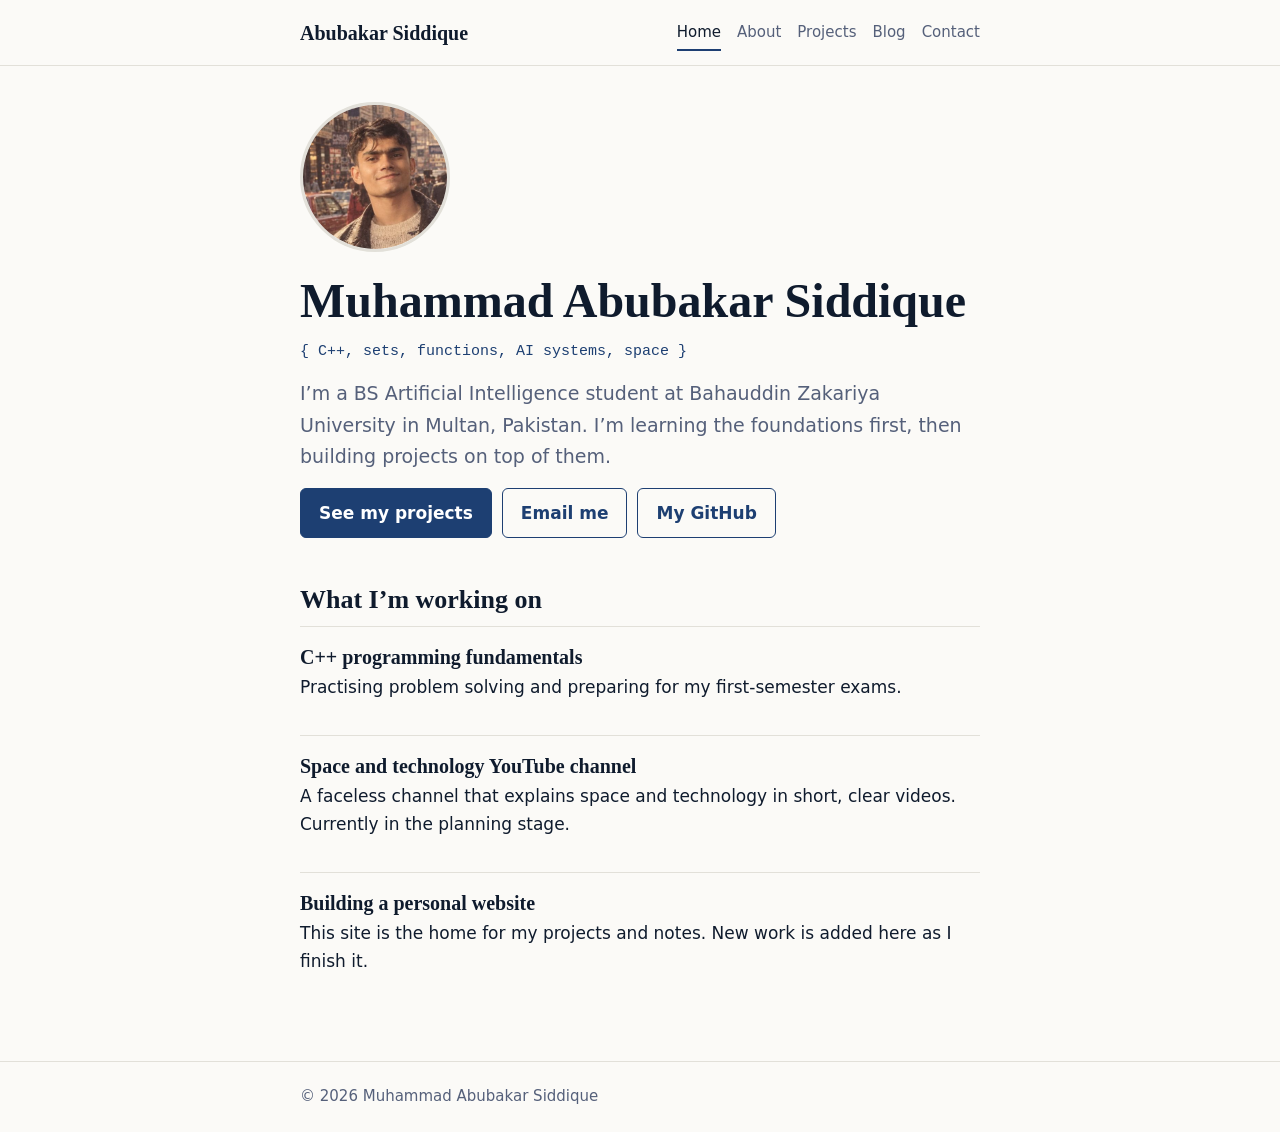
<file: index.html>
<!DOCTYPE html>
<html lang="en">
<head>
<meta charset="utf-8">
<meta name="viewport" content="width=device-width, initial-scale=1, viewport-fit=cover">
<title>Muhammad Abubakar Siddique</title>
<meta name="description" content="Personal website of Muhammad Abubakar Siddique, BS Artificial Intelligence student in Multan, Pakistan.">
<style>
:root{--bg:#fbfaf7;--surface:#fff;--text:#0f1b2d;--muted:#55607a;--line:#e2e0d9;--accent:#1d3f72;--ink:#fff;box-sizing:border-box;padding-top:env(safe-area-inset-top,0px);padding-bottom:env(safe-area-inset-bottom,0px)}
@media(prefers-color-scheme:dark){:root:not([data-theme="light"]){--bg:#0b1220;--surface:#111a2c;--text:#eaeef6;--muted:#9aa7bf;--line:#1f2b44;--accent:#8fb4ee;--ink:#0b1220}}
:root[data-theme="dark"]{--bg:#0b1220;--surface:#111a2c;--text:#eaeef6;--muted:#9aa7bf;--line:#1f2b44;--accent:#8fb4ee;--ink:#0b1220}
*{box-sizing:border-box}
html{scroll-padding-top:env(safe-area-inset-top,0px)}
body{margin:0;background:var(--bg);color:var(--text);font:17px/1.65 system-ui,-apple-system,"Segoe UI",Roboto,sans-serif}
a{color:var(--accent)}
a:focus-visible,button:focus-visible{outline:2px solid var(--accent);outline-offset:3px}
.wrap{max-width:720px;margin:0 auto;padding:0 20px}
header{border-bottom:1px solid var(--line)}
header .wrap{display:flex;flex-wrap:wrap;gap:8px 20px;align-items:center;padding-top:16px;padding-bottom:14px}
.brand{font:700 20px Georgia,"Times New Roman",serif;color:var(--text);text-decoration:none;margin-right:auto}
nav{display:flex;flex-wrap:wrap;gap:4px 16px}
nav a{color:var(--muted);text-decoration:none;font-size:15px;padding:4px 0;border-bottom:2px solid transparent}
nav a.on{color:var(--text);border-color:var(--accent)}
h1,h2,h3{font-family:Georgia,"Times New Roman",serif;line-height:1.2}
h1{font-size:clamp(32px,8vw,48px);margin:44px 0 14px}
h2{font-size:26px;margin:36px 0 10px}
h3{font-size:20px;margin:0 0 4px}
p{margin:0 0 16px}
.lead{font-size:19px;color:var(--muted)}
.set{font:500 15px ui-monospace,Menlo,Consolas,monospace;color:var(--accent);margin:0 0 18px}
.btns a{display:inline-block;padding:10px 18px;margin:0 10px 10px 0;border:1px solid var(--accent);border-radius:6px;text-decoration:none;font-weight:600}
.btns a.p{background:var(--accent);color:var(--ink)}
.item{border-top:1px solid var(--line);padding:18px 0}
.item small{color:var(--muted)}
.view{display:none}
.view.on{display:block}
.me{display:block;width:150px;height:150px;border-radius:50%;object-fit:cover;border:3px solid var(--line);margin:36px 0 0}
.me.big{width:200px;height:200px}
.view.on h1{margin-top:20px}
footer{border-top:1px solid var(--line);margin-top:52px;padding:22px 0;color:var(--muted);font-size:15px}
</style>
</head>
<body>
<header><div class="wrap">
<a class="brand" href="#home">Abubakar Siddique</a>
<nav aria-label="Main">
<a href="#home" data-v="home">Home</a><a href="#about" data-v="about">About</a><a href="#projects" data-v="projects">Projects</a><a href="#blog" data-v="blog">Blog</a><a href="#contact" data-v="contact">Contact</a>
</nav></div></header>
<main class="wrap">

<section class="view" id="v-home">
<img class="me" src="[data-uri]" width="420" height="420" alt="Portrait of Muhammad Abubakar Siddique">
<h1>Muhammad Abubakar Siddique</h1>
<p class="set">{ C++, sets, functions, AI systems, space }</p>
<p class="lead">I’m a BS Artificial Intelligence student at Bahauddin Zakariya University in Multan, Pakistan. I’m learning the foundations first, then building projects on top of them.</p>
<p class="btns"><a class="p" href="#projects">See my projects</a><a href="mailto:muhammadabubakrr6578@gmail.com">Email me</a><a href="https://github.com/muhammadabubakrr6578-commits" target="_blank" rel="noopener">My GitHub</a></p>
<h2>What I’m working on</h2>
<div class="item"><h3>C++ programming fundamentals</h3><p>Practising problem solving and preparing for my first-semester exams.</p></div>
<div class="item"><h3>Space and technology YouTube channel</h3><p>A faceless channel that explains space and technology in short, clear videos. Currently in the planning stage.</p></div>
<div class="item"><h3>Building a personal website</h3><p>This site is the home for my projects and notes. New work is added here as I finish it.</p></div>
</section>

<section class="view" id="v-about">
<img class="me big" src="[data-uri]" width="420" height="420" alt="Portrait of Muhammad Abubakar Siddique">
<h1>About me</h1>
<p class="lead">I’m based in Multan, Pakistan. My focus is C++, discrete structures such as sets, functions and relations, and how they describe AI models and systems.</p>
<p>Through AICT I also work with PowerPoint, Word, Excel, number and data representation, and image processing. Outside class, I’m learning entrepreneurship by starting a space and technology YouTube channel and exploring future AI-driven products.</p>
<h2>Education</h2>
<div class="item"><h3>BS Artificial Intelligence</h3><small>Bahauddin Zakariya University, Multan. Semester 1</small></div>
<div class="item"><h3>FSc</h3><small>Government Graduate College of Science. 1054 out of 1200</small></div>
<div class="item"><h3>Matric</h3><small>Multan Floret School. 1038 out of 1100</small></div>
<h2>Focus areas</h2>
<div class="item"><h3>C++ programming</h3><p>Problem solving and programming fundamentals.</p></div>
<div class="item"><h3>AI modeling and system thinking</h3><p>Sets, functions and relations, and how the parts of an AI system work together, including sandboxing.</p></div>
<div class="item"><h3>AICT and computer basics</h3><p>Microsoft Office, data and number representation, and image processing.</p></div>
</section>

<section class="view" id="v-projects">
<h1>Projects</h1>
<p class="lead">My work and the code behind it. More is added as I finish it.</p>
<div class="item"><h3>First portfolio page</h3><p>My original one-page portfolio, built with HTML and published free on GitHub Pages.</p><small><a href="https://muhammadabubakrr6578-commits.github.io/" target="_blank" rel="noopener">Open the page</a> · <a href="https://github.com/muhammadabubakrr6578-commits/muhammadabubakrr6578-commits.github.io" target="_blank" rel="noopener">View the code</a></small></div>
<div class="item"><h3>Space and technology YouTube channel</h3><p>Short faceless videos about space and technology. Planning stage.</p></div>
<div class="item"><h3>C++ programming fundamentals</h3><p>First-semester coursework: problem solving, practice papers and exercises.</p><small><a href="https://github.com/muhammadabubakrr6578-commits" target="_blank" rel="noopener">See my GitHub</a></small></div>
<div class="item"><h3>AI foundations study notes</h3><p>Notes on sets, functions and relations and how they describe AI models.</p></div>
</section>

<section class="view" id="v-blog">
<h1>Blog</h1>
<p class="lead">Short notes on what I’m learning and building.</p>
<div class="item"><small>9 November 2026</small><h3>I put my portfolio online</h3><p>I created a repository named after my username, uploaded my index.html file and turned on GitHub Pages. A few minutes later my portfolio was live for free. Next, I’m growing it into a full personal website.</p></div>
<div class="item"><small>November 2026</small><h3>What I’m studying in semester 1</h3><p>My first semester at Bahauddin Zakariya University covers C++ programming fundamentals, discrete structures, AICT with Microsoft Office, and Islamic studies. C++ and discrete structures are the two I most want to master, because they sit under everything in AI.</p></div>
<div class="item"><small>November 2026</small><h3>Why a space and technology channel</h3><p>I want to learn how to find a real audience and make useful things for them. A faceless channel about space and technology is a small, low-risk way to start. It is still in the planning stage.</p></div>
</section>

<section class="view" id="v-contact">
<h1>Contact</h1>
<p class="lead">Questions, collaboration or advice are all welcome.</p>
<div class="item"><h3>Email</h3><p><a href="mailto:muhammadabubakrr6578@gmail.com">muhammadabubakrr6578@gmail.com</a></p></div>
<div class="item"><h3>GitHub</h3><p><a href="https://github.com/muhammadabubakrr6578-commits" target="_blank" rel="noopener">github.com/muhammadabubakrr6578-commits</a></p></div>
<div class="item"><h3>Location</h3><p>Multan, Pakistan</p></div>
</section>

</main>
<footer><div class="wrap">© 2026 Muhammad Abubakar Siddique</div></footer>
<script>
(function(){
var names=["home","about","projects","blog","contact"];
function show(){
var h=(location.hash||"#home").slice(1);
if(names.indexOf(h)<0)h="home";
names.forEach(function(n){
document.getElementById("v-"+n).classList.toggle("on",n===h);
});
var links=document.querySelectorAll("nav a");
for(var i=0;i<links.length;i++){links[i].classList.toggle("on",links[i].getAttribute("data-v")===h);}
window.scrollTo(0,0);
}
window.addEventListener("hashchange",show);
show();
})();
</script>
</body>
</html>
</file>
